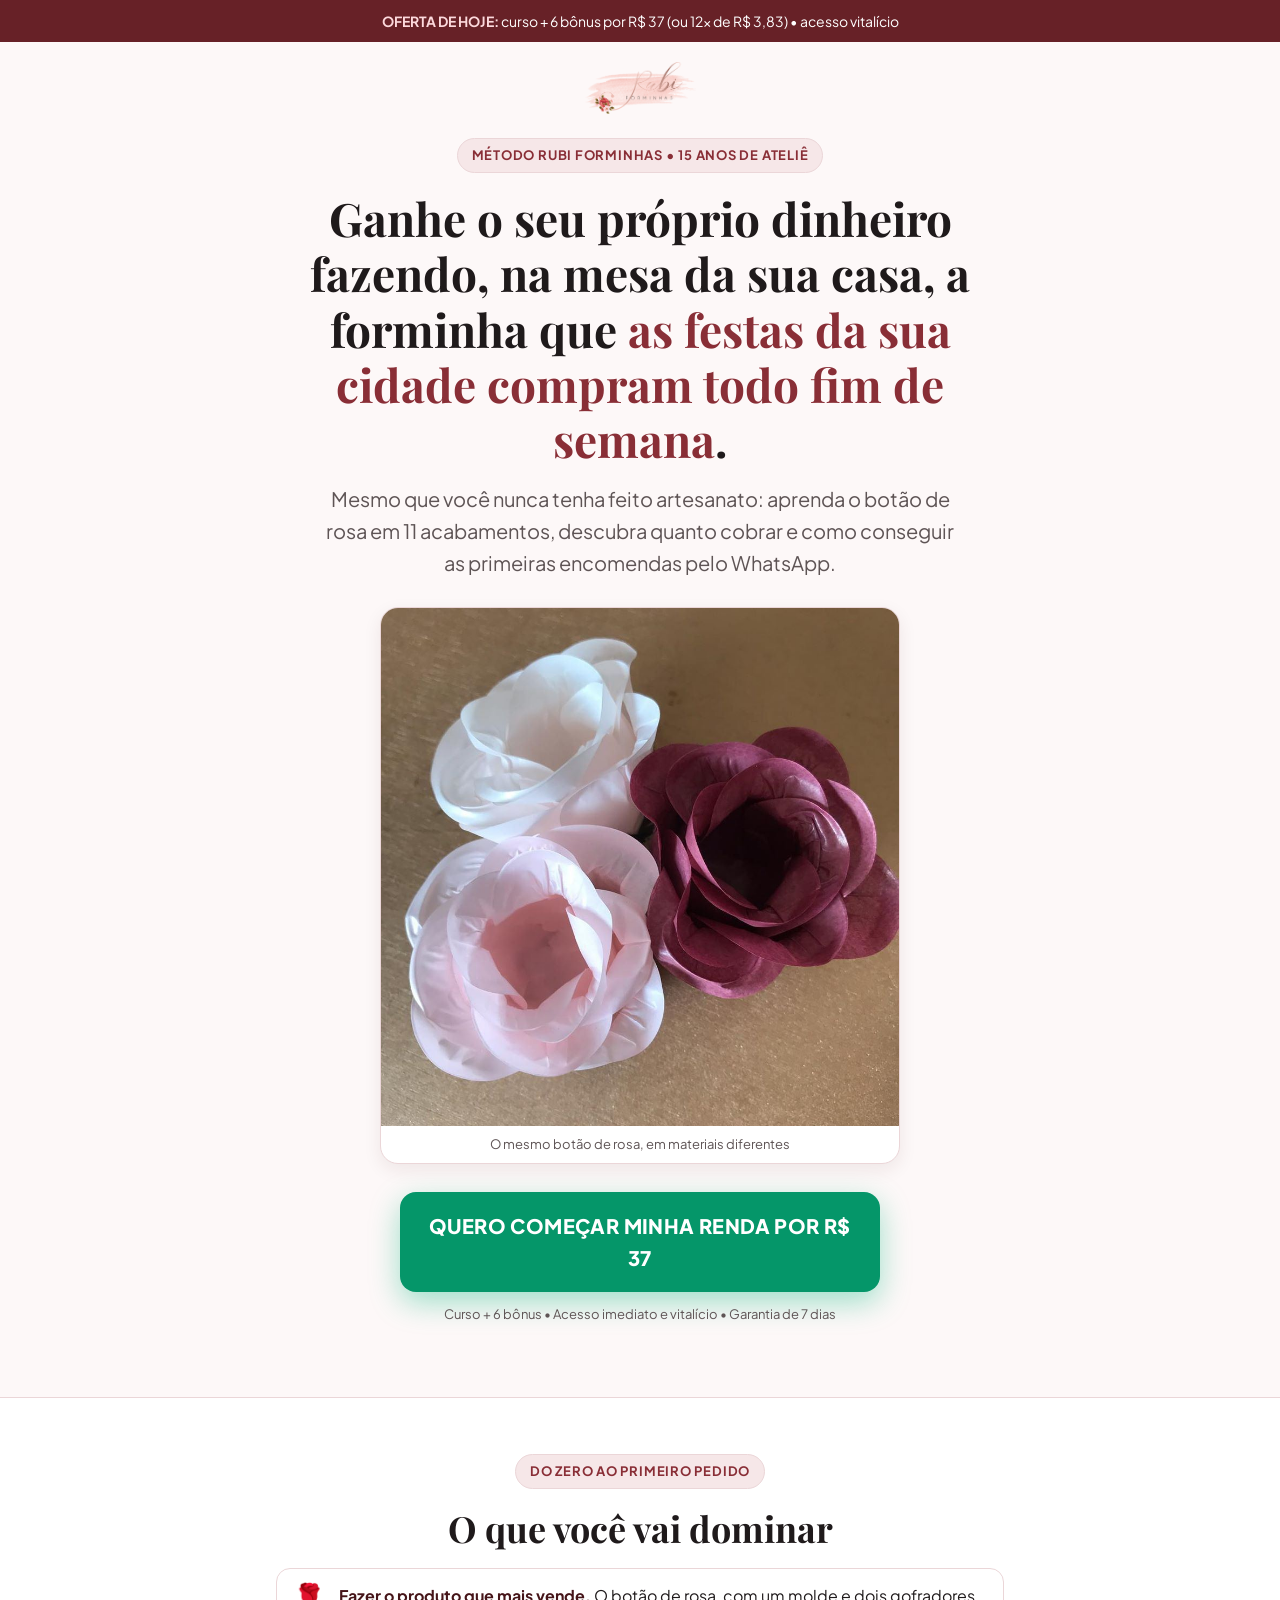
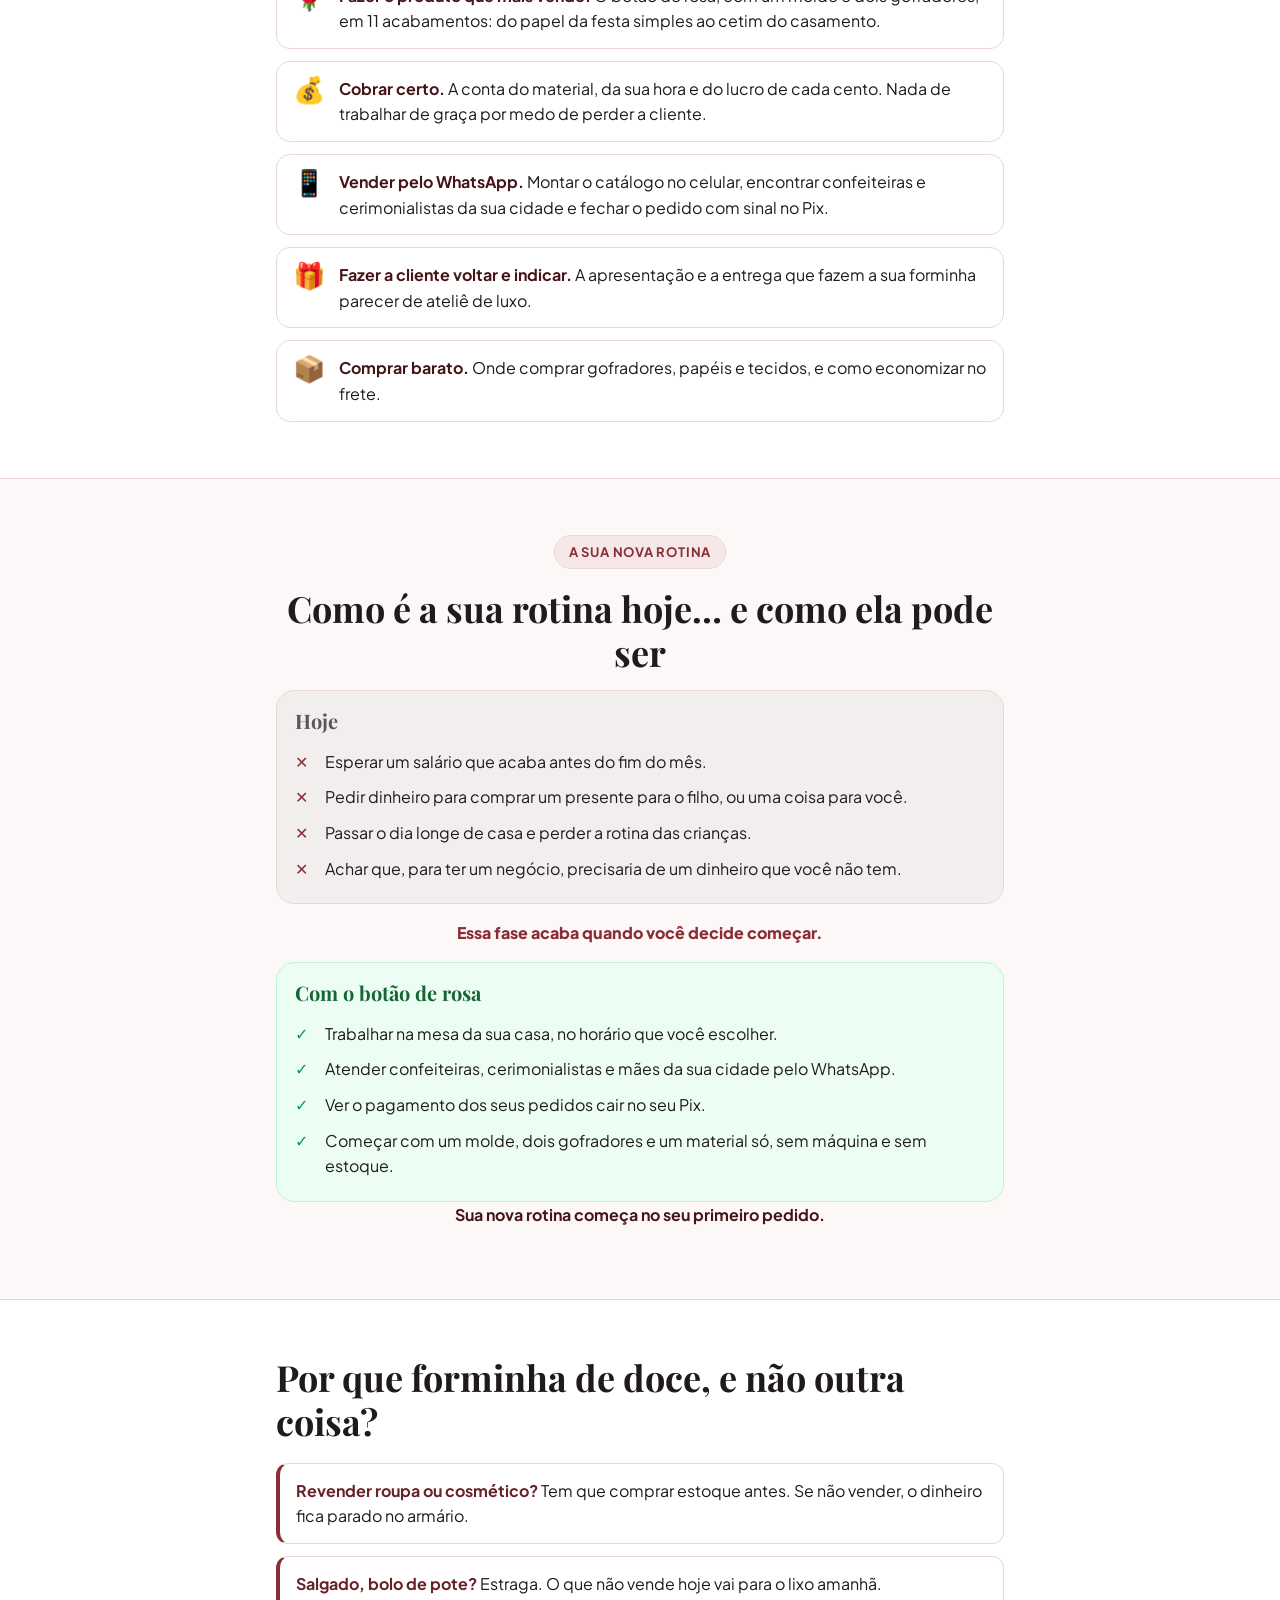
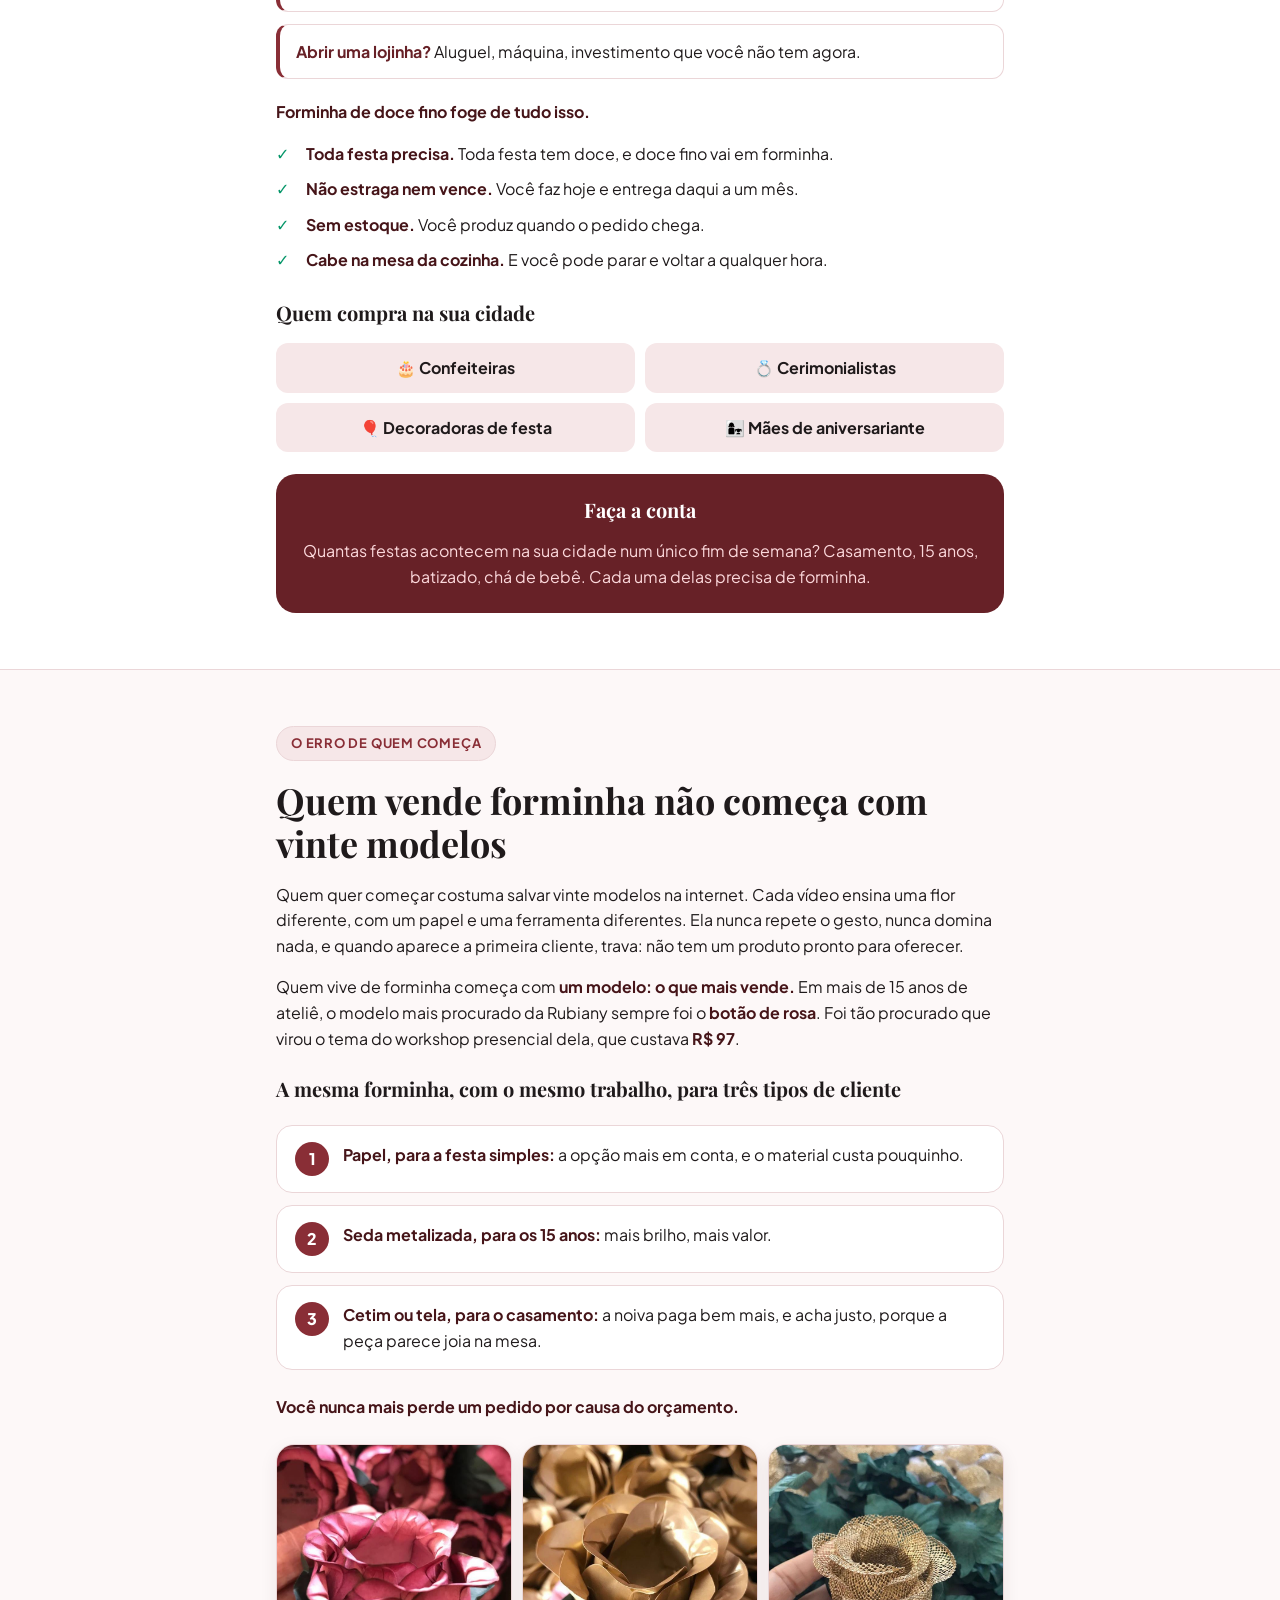
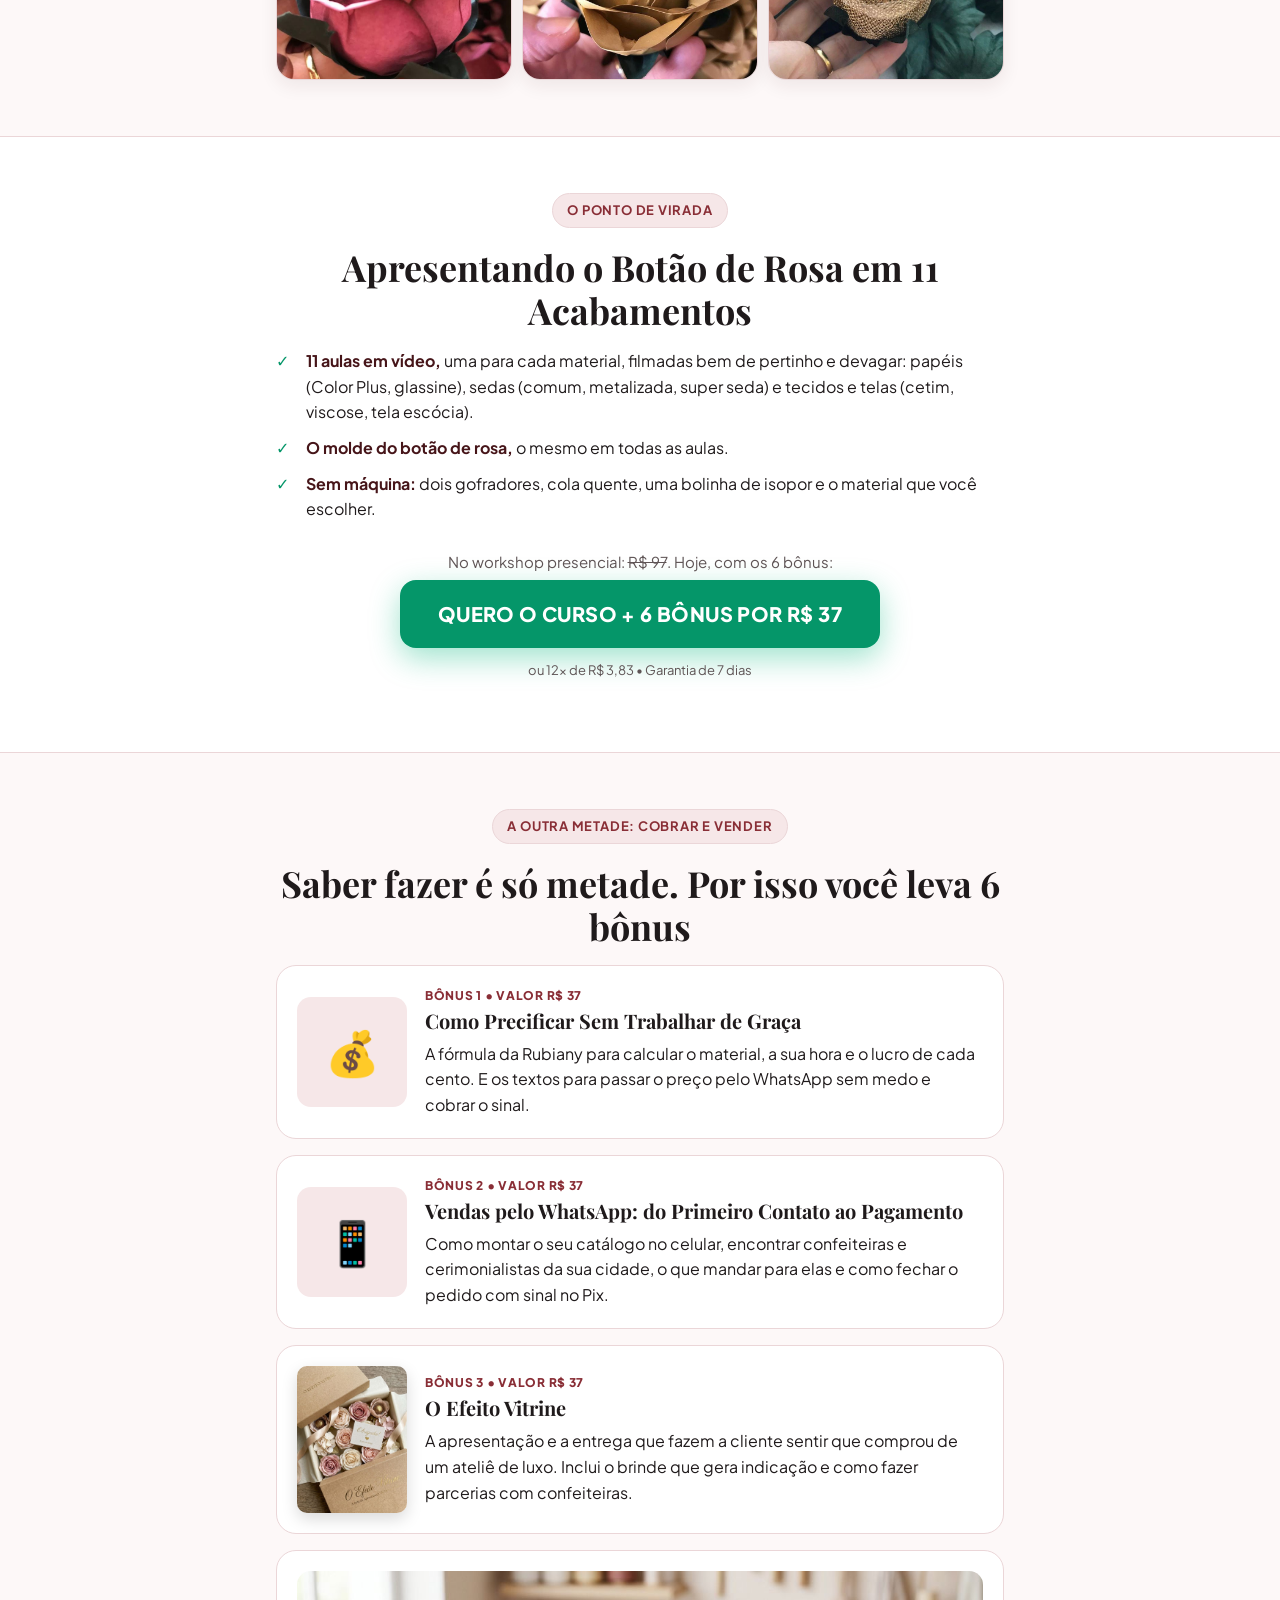
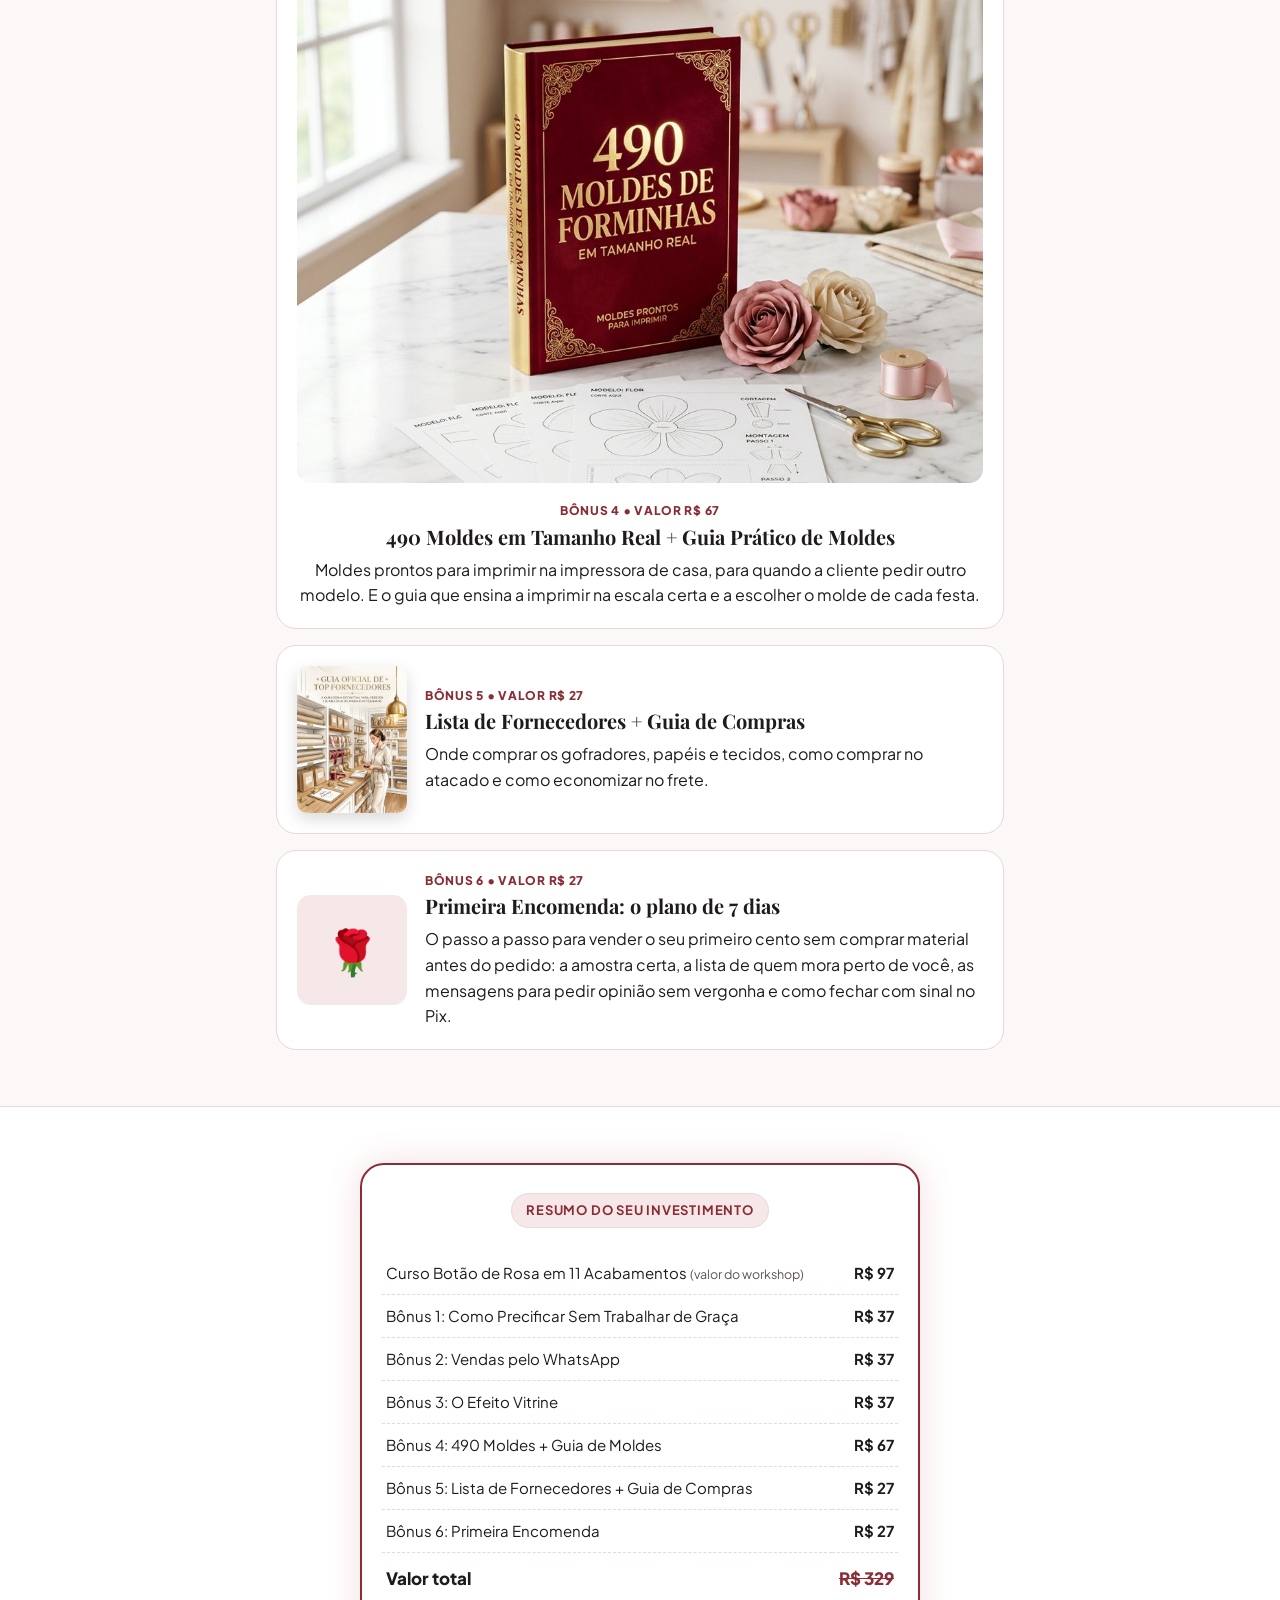
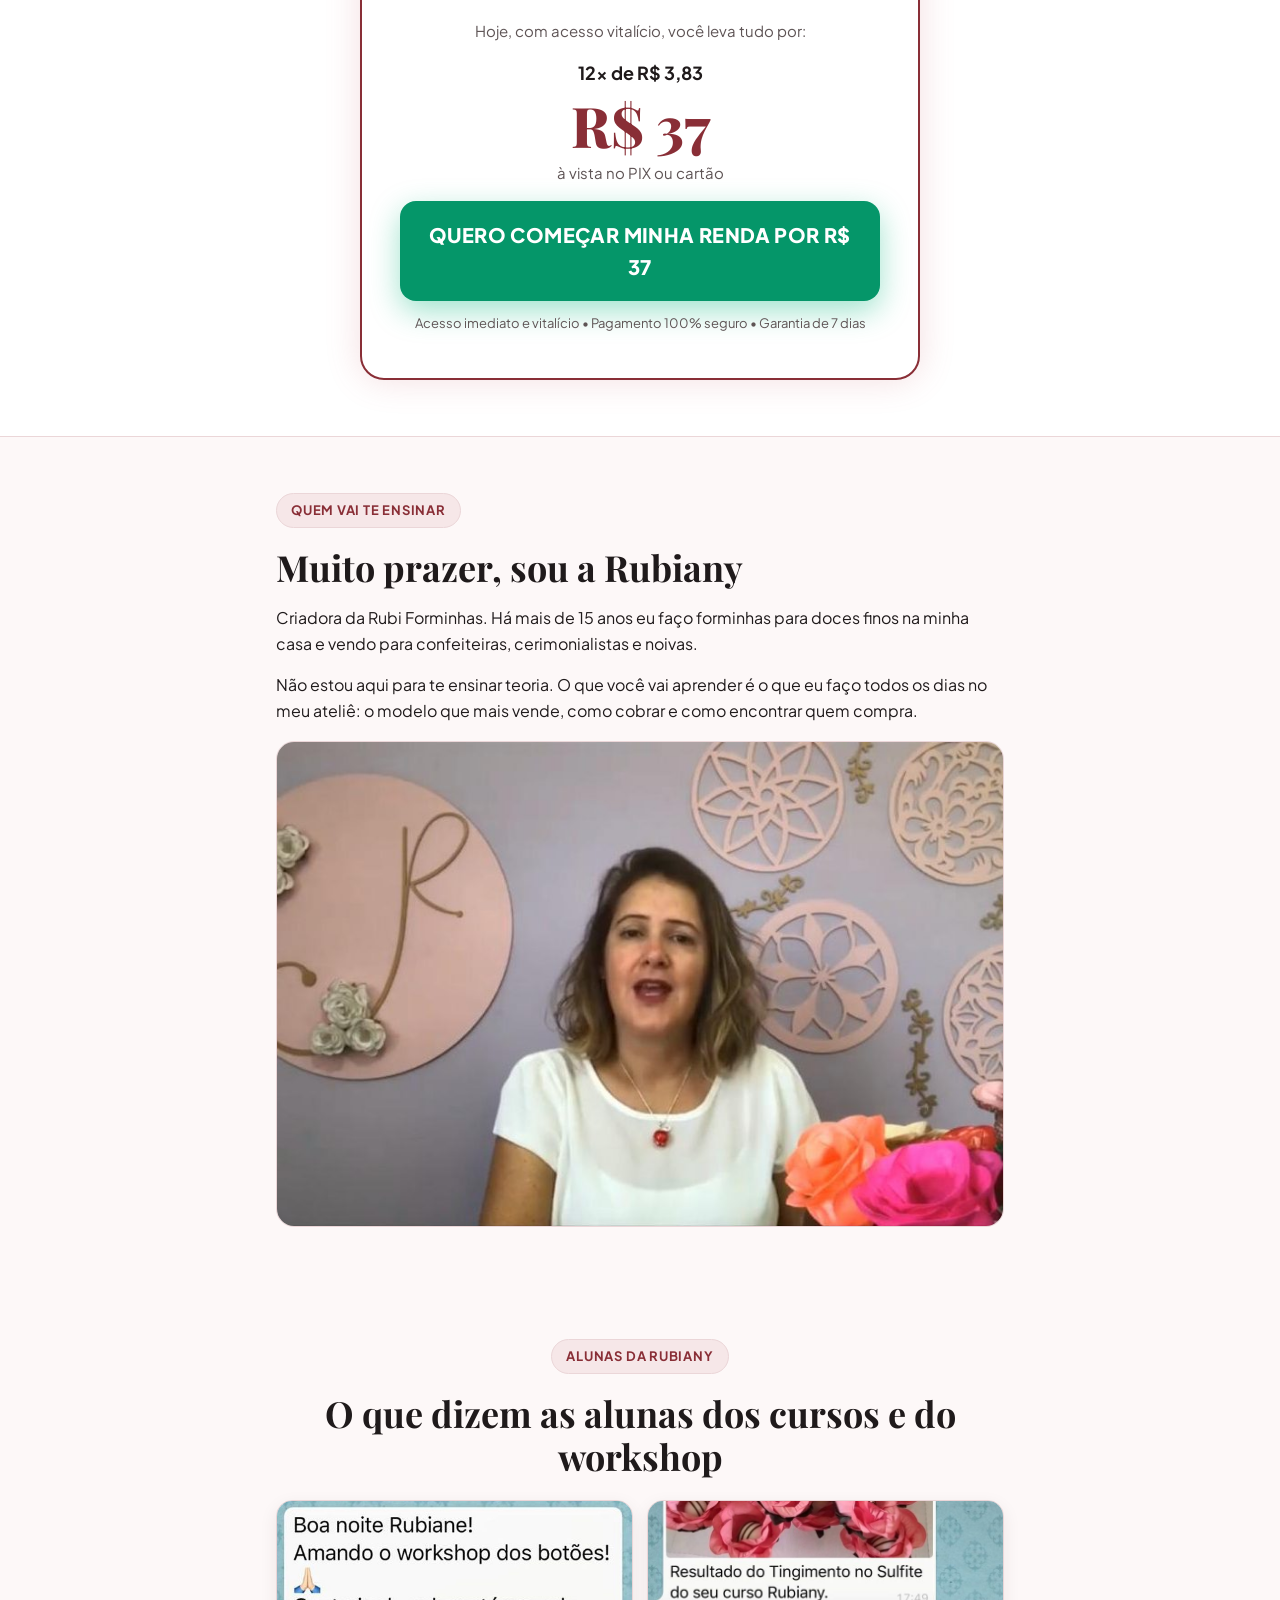
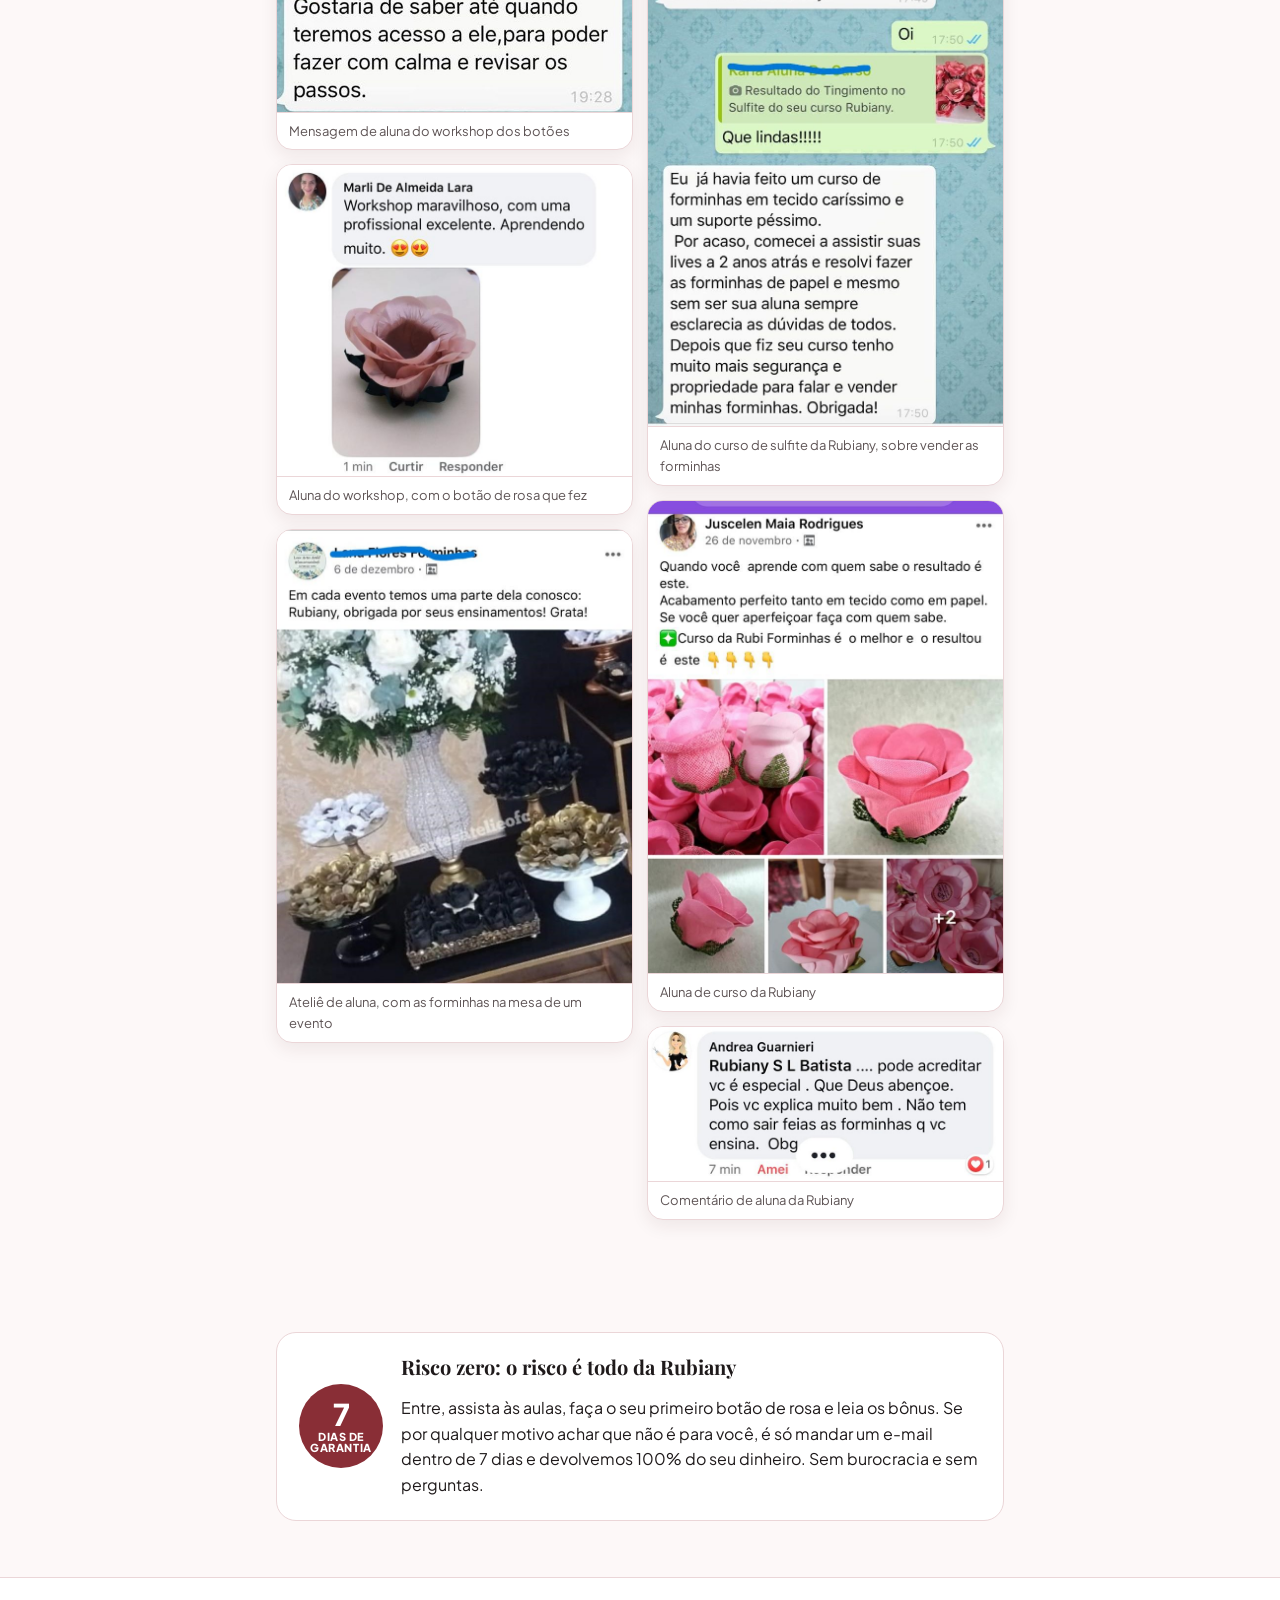
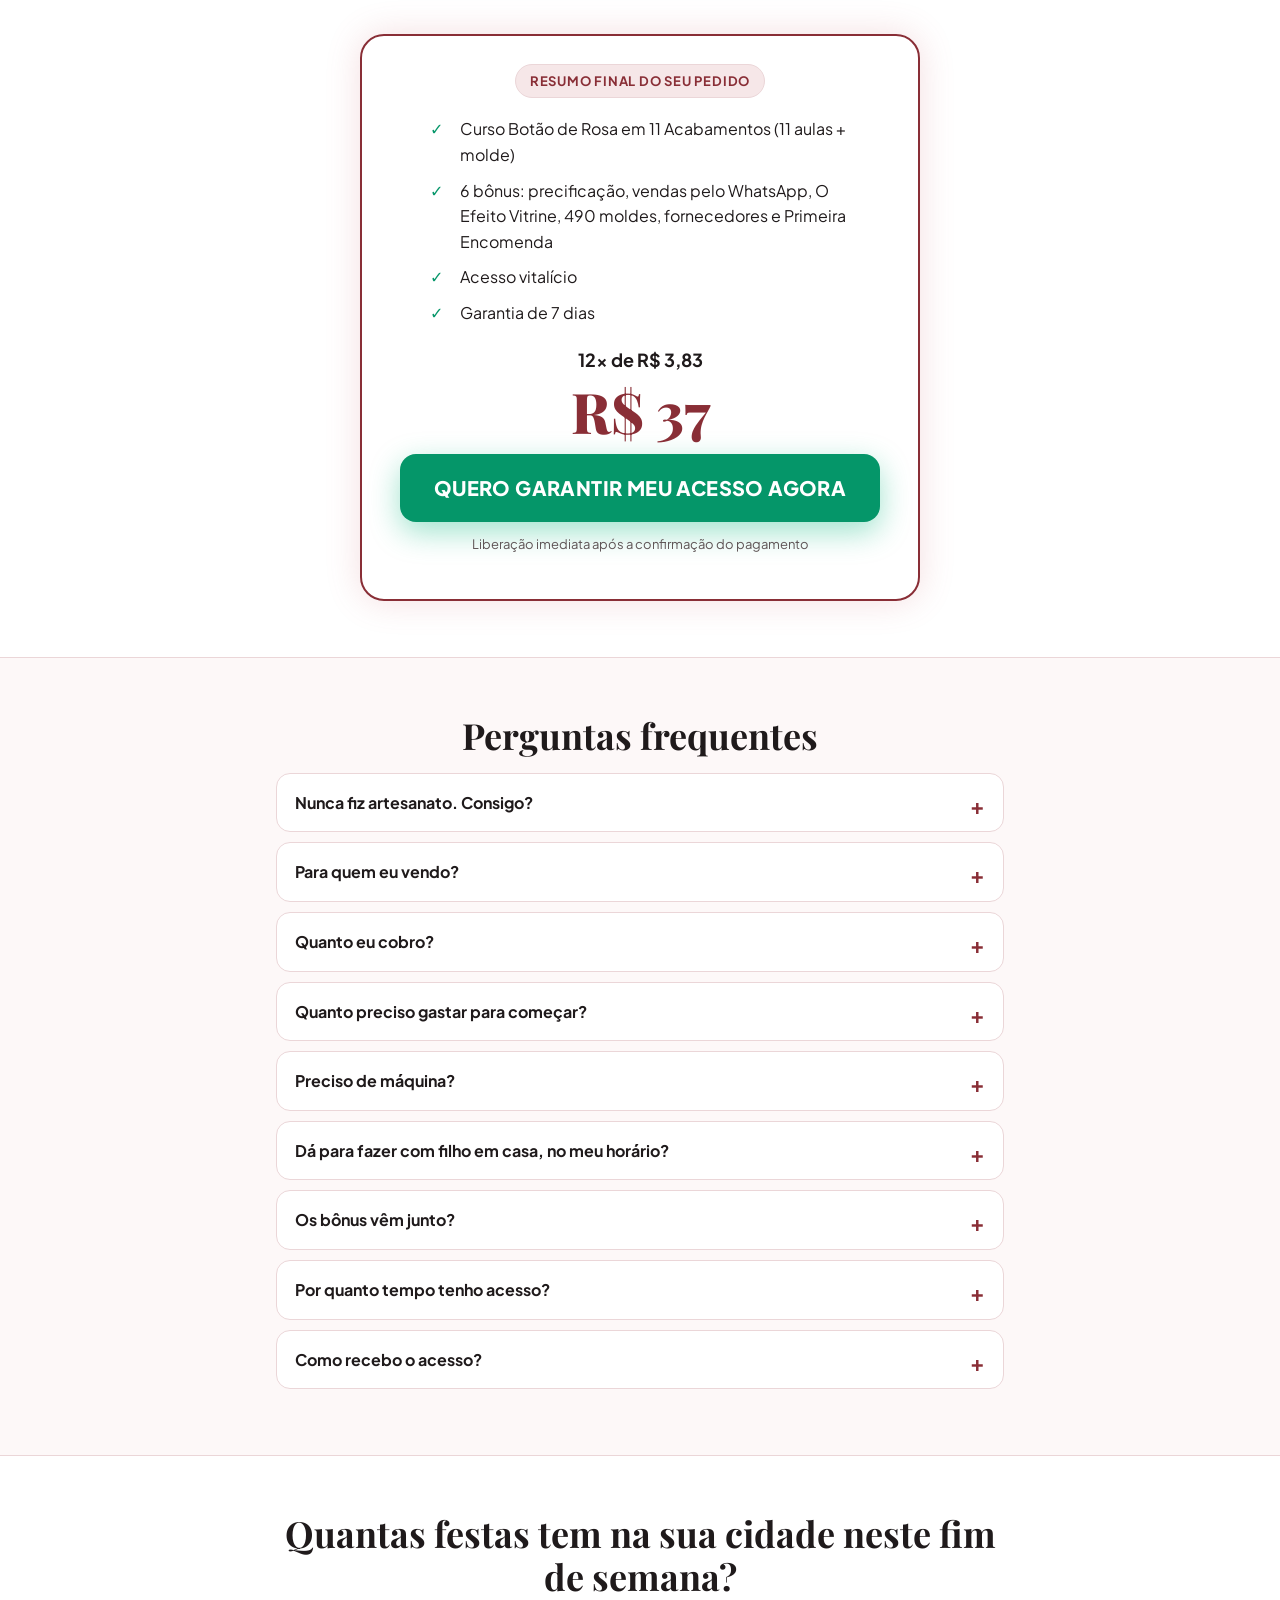
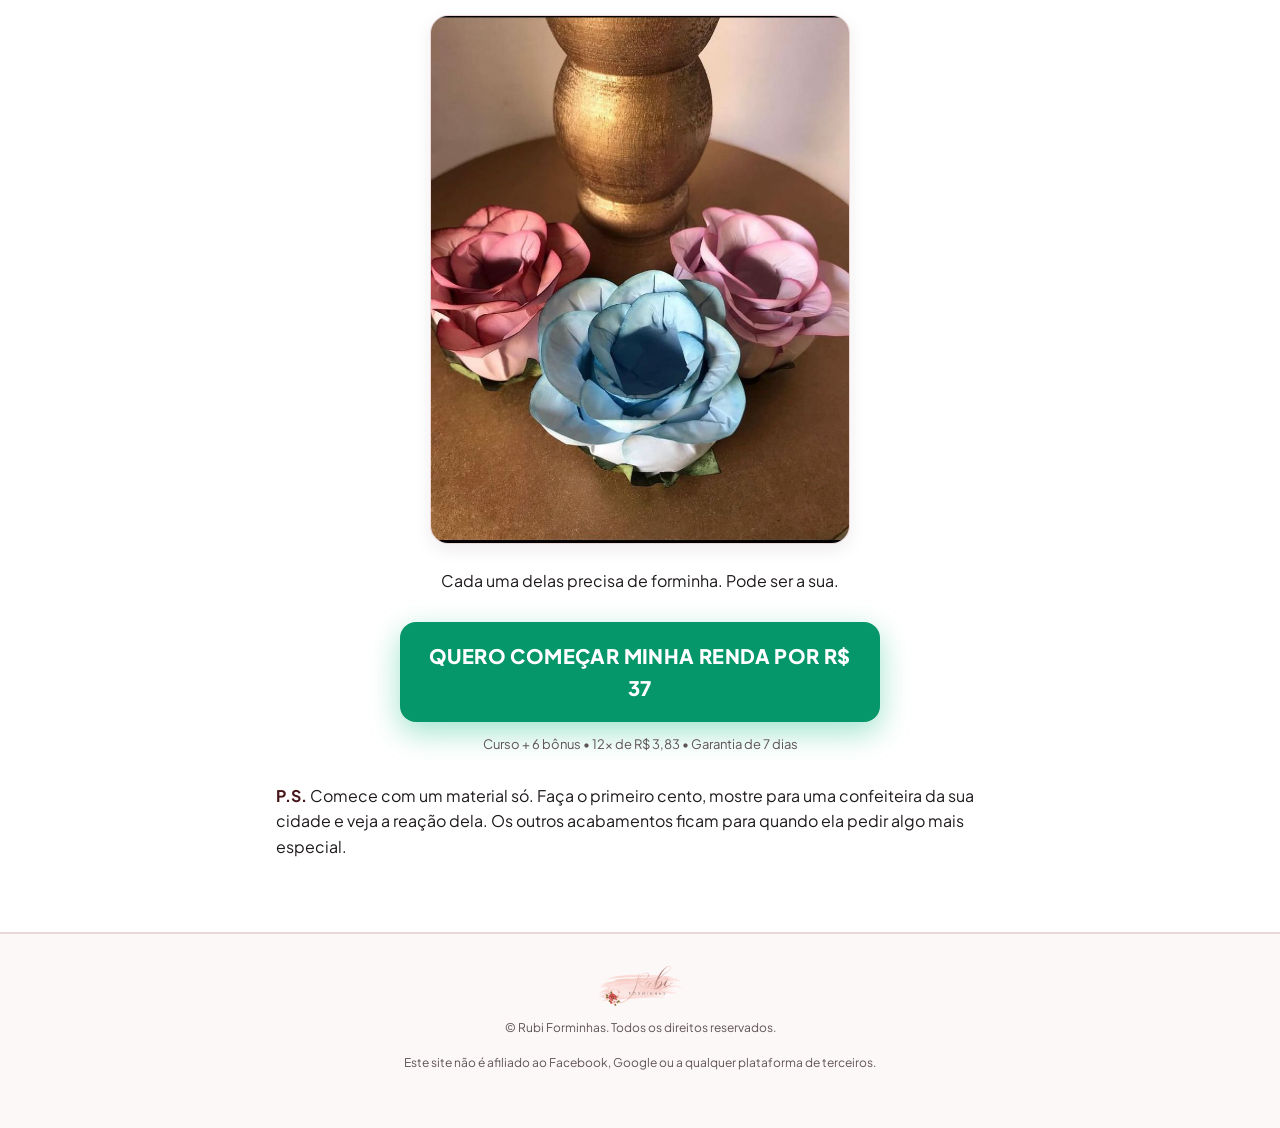
<file: index.html>
<!DOCTYPE html>
<html lang="pt-BR">
<head>
  <!-- Sentinel tracker -->
  <script>
  (function(s,e,n,t,i){s[n]=s[n]||function(){(s[n].q=s[n].q||[]).push(arguments)};
  var js=e.createElement('script');js.async=1;js.src=t+'?tid='+i;
  e.head.appendChild(js)})(window,document,'sentinel','https://track.habitovital.com.br/api/t/tracker.js','3b22eaad-58ce-4872-9c34-46f69441634f');
  </script>

  <meta charset="UTF-8">
  <meta name="viewport" content="width=device-width, initial-scale=1.0">
  <title>Renda em casa com forminhas | Rubi Forminhas</title>
  <meta name="description" content="Ganhe o seu próprio dinheiro fazendo, na mesa da sua casa, a forminha que as festas da sua cidade compram todo fim de semana. Curso Botão de Rosa em 11 Acabamentos + 6 bônus.">

  <link rel="preconnect" href="https://fonts.googleapis.com">
  <link rel="preconnect" href="https://fonts.gstatic.com" crossorigin>
  <link rel="stylesheet" href="https://fonts.googleapis.com/css2?family=Playfair+Display:wght@600;700;800&family=Plus+Jakarta+Sans:wght@400;500;600;700;800&display=swap">

  <style>
    :root {
      --rubi: #892E36;
      --rubi-dark: #672127;
      --rubi-deep: #461519;
      --rose: #C57E6D;
      --rose-soft: #F6E7E8;
      --cream: #FDF8F8;
      --ink: #1F1A1B;
      --muted: #5E5455;
      --line: #EBD6D8;
      --cta: #059669;
      --cta-hover: #10B981;
      --white: #FFFFFF;
    }
    * { box-sizing: border-box; }
    html { scroll-behavior: smooth; }
    body {
      margin: 0;
      font-family: 'Plus Jakarta Sans', system-ui, -apple-system, sans-serif;
      color: var(--ink);
      background: var(--cream);
      line-height: 1.6;
      -webkit-font-smoothing: antialiased;
    }
    img { max-width: 100%; display: block; }
    h1, h2, h3 { font-family: 'Playfair Display', Georgia, serif; line-height: 1.2; margin: 0 0 16px; color: var(--ink); }
    h1 { font-size: clamp(28px, 6vw, 46px); }
    h2 { font-size: clamp(24px, 4.6vw, 36px); }
    h3 { font-size: 20px; }
    p { margin: 0 0 16px; }
    strong { color: var(--rubi-deep); }
    .wrap { max-width: 760px; margin: 0 auto; padding: 0 16px; }
    .wrap-wide { max-width: 1040px; margin: 0 auto; padding: 0 16px; }
    section { padding: 56px 0; }
    .center { text-align: center; }
    .alt { background: var(--white); border-top: 1px solid var(--line); border-bottom: 1px solid var(--line); }
    .eyebrow {
      display: inline-block; font-size: 13px; font-weight: 700; letter-spacing: .06em; text-transform: uppercase;
      color: var(--rubi); background: var(--rose-soft); border: 1px solid var(--line);
      padding: 6px 14px; border-radius: 999px; margin-bottom: 18px;
    }
    .accent { color: var(--rubi); }
    .lead { font-size: clamp(17px, 2.6vw, 20px); color: var(--muted); }

    /* Barra do topo */
    .topbar { background: var(--rubi-dark); color: #fff; text-align: center; font-size: 14px; padding: 10px 16px; }
    .topbar b { color: #FCD9DC; }

    /* Cabeçalho */
    .brand { padding: 20px 0 0; text-align: center; }
    .brand img { height: 52px; width: auto; margin: 0 auto; }

    /* Hero */
    .hero { padding-top: 24px; text-align: center; }
    .hero .lead { max-width: 640px; margin: 0 auto 28px; }
    .vsl {
      max-width: 400px; margin: 0 auto 24px; aspect-ratio: 9 / 16; border-radius: 20px; overflow: hidden;
      background: var(--rubi-deep); color: #fff; display: flex; align-items: center; justify-content: center;
      box-shadow: 0 0 35px rgba(200, 88, 98, .25);
    }
    .vsl-placeholder { padding: 24px; font-size: 15px; opacity: .85; }

    /* Botão */
    .cta-box { max-width: 480px; margin: 28px auto 0; text-align: center; }
    .btn {
      display: block; width: 100%; background: var(--cta); color: #fff; text-decoration: none;
      font-weight: 800; font-size: clamp(16px, 3.6vw, 20px); text-transform: uppercase; letter-spacing: .02em;
      padding: 18px 20px; border-radius: 16px; box-shadow: 0 10px 30px rgba(16, 185, 129, .4);
      transition: background .2s ease, transform .2s ease; animation: pulse 2.2s infinite ease-in-out;
    }
    .btn:hover { background: var(--cta-hover); }
    @keyframes pulse { 0%,100% { transform: scale(1); } 50% { transform: scale(1.025); } }
    @media (prefers-reduced-motion: reduce) { .btn { animation: none; } }
    .microcopy { font-size: 13px; color: var(--muted); margin-top: 12px; }

    /* Fotos */
    .photo { border-radius: 18px; overflow: hidden; border: 1px solid var(--line); background: var(--white); box-shadow: 0 6px 18px rgba(70, 21, 25, .08); }
    .photo img { width: 100%; height: 100%; object-fit: cover; }
    figure { margin: 0; }
    figcaption { font-size: 13px; color: var(--muted); padding: 8px 10px; text-align: center; }
    .hero-photo { max-width: 520px; margin: 0 auto 28px; }
    .hero-photo img { aspect-ratio: 1 / 1; }

    .gallery { display: grid; grid-template-columns: repeat(3, 1fr); gap: 10px; margin-top: 24px; }
    .gallery .photo img { aspect-ratio: 1 / 1; }
    @media (max-width: 480px) { .gallery { gap: 8px; } }

    .duo { display: grid; grid-template-columns: 1fr 1fr; gap: 12px; margin-top: 20px; }
    .duo img { aspect-ratio: 1 / 1; }

    .wide-photo img { aspect-ratio: 16 / 9; }

    /* Blocos de materiais */
    .blocks { display: grid; gap: 14px; margin-top: 24px; }
    @media (min-width: 720px) { .blocks { grid-template-columns: repeat(3, 1fr); } }
    .block { background: var(--white); border: 1px solid var(--line); border-radius: 18px; padding: 20px; }
    .block h3 { color: var(--rubi); margin-bottom: 4px; }
    .block .sub { font-size: 14px; color: var(--muted); margin-bottom: 10px; }
    .block ul { margin: 0; padding-left: 18px; }
    .block li { margin-bottom: 4px; }

    /* Faixas de preço */
    .tiers { display: grid; gap: 12px; margin: 24px 0; }
    .tier { display: flex; gap: 14px; align-items: flex-start; background: var(--white); border: 1px solid var(--line); border-radius: 16px; padding: 16px 18px; }
    .tier .num { flex: 0 0 34px; height: 34px; border-radius: 50%; background: var(--rubi); color: #fff; font-weight: 800; display: flex; align-items: center; justify-content: center; }
    .tier p { margin: 0; }

    /* Listas */
    .checklist { list-style: none; padding: 0; margin: 0 0 16px; }
    .checklist li { position: relative; padding-left: 30px; margin-bottom: 10px; }
    .checklist li::before { content: "✓"; position: absolute; left: 0; top: 0; color: var(--cta); font-weight: 800; }
    .xlist li::before { content: "✕"; color: var(--rubi); }

    .materials { background: var(--white); border: 1px solid var(--line); border-radius: 18px; padding: 22px; }
    .tip { background: var(--rose-soft); border-left: 4px solid var(--rubi); border-radius: 10px; padding: 14px 16px; margin-top: 18px; }

    /* Oferta */
    .offer { background: var(--white); border: 2px solid var(--rubi); border-radius: 24px; padding: 28px 20px; max-width: 560px; margin: 0 auto; text-align: center; box-shadow: 0 0 35px rgba(200, 88, 98, .2); }
    .offer ul { text-align: left; margin: 0 auto 20px; max-width: 420px; }
    .anchor { color: var(--muted); font-size: 15px; }
    .price-big { font-family: 'Playfair Display', Georgia, serif; font-size: clamp(40px, 9vw, 56px); font-weight: 800; color: var(--rubi); line-height: 1.1; margin: 6px 0; }
    .price-alt { font-size: 18px; font-weight: 700; margin-bottom: 4px; }

    /* Bônus */
    .bonus { display: flex; gap: 18px; align-items: center; background: var(--white); border: 1px solid var(--line); border-radius: 20px; padding: 20px; margin-top: 16px; }
    .bonus img { flex: 0 0 110px; width: 110px; height: auto; border-radius: 10px; }
    .bonus-icon { flex: 0 0 110px; height: 110px; border-radius: 14px; background: var(--rose-soft); display: flex; align-items: center; justify-content: center; font-size: 44px; }
    .bonus-wide { flex-direction: column; align-items: stretch; text-align: center; }
    .bonus-wide img { flex: none; width: 100%; border-radius: 14px; }
    .bonus h3 { margin-bottom: 8px; }
    .bonus p { margin: 0; }
    .bonus .bonus-tag { font-size: 12px; font-weight: 800; text-transform: uppercase; letter-spacing: .06em; color: var(--rubi); margin-bottom: 4px; }
    @media (max-width: 480px) { .bonus { flex-direction: column; text-align: center; } .bonus-wide img { width: 100%; } .bonus-icon { flex-basis: auto; width: 90px; height: 90px; } }

    /* Garantia */
    .guarantee { display: flex; gap: 18px; align-items: center; background: var(--white); border: 1px solid var(--line); border-radius: 20px; padding: 22px; }
    .seal { flex: 0 0 84px; height: 84px; border-radius: 50%; background: var(--rubi); color: #fff; display: flex; flex-direction: column; align-items: center; justify-content: center; font-weight: 800; line-height: 1.05; text-align: center; }
    .seal span { font-size: 30px; }
    .seal small { font-size: 11px; text-transform: uppercase; letter-spacing: .05em; }
    @media (max-width: 480px) { .guarantee { flex-direction: column; text-align: center; } }

    /* FAQ */
    details { background: var(--white); border: 1px solid var(--line); border-radius: 14px; padding: 16px 18px; margin-bottom: 10px; }
    summary { font-weight: 700; cursor: pointer; list-style: none; position: relative; padding-right: 28px; }
    summary::-webkit-details-marker { display: none; }
    summary::after { content: "+"; position: absolute; right: 0; top: -2px; font-size: 22px; color: var(--rubi); }
    details[open] summary::after { content: "–"; }
    details p { margin: 12px 0 0; color: var(--muted); }

    footer { text-align: center; font-size: 12px; color: var(--muted); padding: 32px 16px 40px; border-top: 1px solid var(--line); }
    footer img { height: 40px; width: auto; margin: 0 auto 12px; }

    /* FPDMB02 */
    .pain { display: grid; gap: 12px; margin: 20px 0; }
    .pain div { background: var(--white); border: 1px solid var(--line); border-left: 4px solid var(--rubi); border-radius: 12px; padding: 14px 16px; }
    .pain b { color: var(--rubi-dark); }
    .buyers { display: grid; grid-template-columns: 1fr 1fr; gap: 10px; margin: 18px 0; }
    .buyers div { background: var(--rose-soft); border-radius: 12px; padding: 12px; text-align: center; font-weight: 700; }
    .math { background: var(--rubi-dark); color: #fff; border-radius: 20px; padding: 24px 20px; text-align: center; margin-top: 22px; }
    .math h3 { color: #fff; }
    .math p { margin: 0; color: #FCD9DC; }
    .proofs { columns: 1; column-gap: 14px; margin-top: 22px; }
    @media (min-width: 640px) { .proofs { columns: 2; } }
    .proof { break-inside: avoid; background: var(--white); border: 1px solid var(--line); border-radius: 16px; overflow: hidden; margin: 0 0 14px; box-shadow: 0 6px 18px rgba(70,21,25,.08); }
    .proof img { width: 100%; height: auto; }
    .proof figcaption { font-size: 13px; color: var(--muted); padding: 8px 12px; text-align: left; border-top: 1px solid var(--line); }
    .teacher-photo { border-radius: 18px; overflow: hidden; border: 1px solid var(--line); margin: 18px 0 0; }
    .teacher-photo img { width: 100%; height: auto; }
    /* FPDMB02 v2 */
    .master { display: grid; gap: 12px; margin-top: 18px; }
    .master div { display: flex; gap: 14px; align-items: flex-start; background: var(--white); border: 1px solid var(--line); border-radius: 14px; padding: 14px 16px; }
    .master span { font-size: 26px; line-height: 1; }
    .master p { margin: 0; }
    .before, .after { border-radius: 18px; padding: 18px 18px 6px; margin-top: 16px; }
    .before { background: #F3EEEE; border: 1px solid var(--line); }
    .after { background: #ECFDF3; border: 1px solid #BBF7D0; }
    .before h3 { color: var(--muted); }
    .after h3 { color: #166534; }
    .turn { font-weight: 800; color: var(--rubi); margin: 16px 0 0; }
    .bonus-cover { flex: 0 0 96px; width: 96px; height: auto; border-radius: 8px; box-shadow: 0 6px 16px rgba(0,0,0,.15); }
    @media (max-width: 480px) { .bonus-cover { width: 120px; flex-basis: auto; } }
    .stack { width: 100%; border-collapse: collapse; margin: 6px 0 18px; text-align: left; font-size: 15px; }
    .stack td { padding: 9px 4px; border-bottom: 1px dashed var(--line); vertical-align: top; }
    .stack td:last-child { text-align: right; white-space: nowrap; font-weight: 700; }
    .stack small { color: var(--muted); }
    .stack .total td { border-bottom: 0; font-weight: 800; font-size: 17px; padding-top: 12px; }
    .stack .total s { color: var(--rubi); }
  </style>
</head>
<body>


  <div class="topbar"><b>OFERTA DE HOJE:</b> curso + 6 bônus por R$ 37 (ou 12x de R$ 3,83) • acesso vitalício</div>

  <header class="brand">
    <img src="images/logo-rubi.png" alt="Rubi Forminhas" width="160" height="70" onerror="this.style.display='none'">
  </header>

  <!-- DOBRA 1: HERO -->
  <section class="hero">
    <div class="wrap">
      <span class="eyebrow">Método Rubi Forminhas • 15 anos de ateliê</span>
      <h1>Ganhe o seu próprio dinheiro fazendo, na mesa da sua casa, a forminha que <span class="accent">as festas da sua cidade compram todo fim de semana</span>.</h1>
      <p class="lead">Mesmo que você nunca tenha feito artesanato: aprenda o botão de rosa em 11 acabamentos, descubra quanto cobrar e como conseguir as primeiras encomendas pelo WhatsApp.</p>

      <!-- VSL: troque esta imagem pelo player da mini-VSL de renda em casa quando ela estiver pronta.
           Exemplo: <div data-vsl-player data-vsl="ID-DO-VIDEO"></div>
                    <script src="https://dashboard.casadocimento.net.br/vsl-player.js" async></script> -->
      <figure class="photo hero-photo">
        <img src="images/hero-tres-materiais.jpg" alt="Três botões de rosa feitos pela Rubiany, em branco, rosa e vinho" width="960" height="960" fetchpriority="high" decoding="async">
        <figcaption>O mesmo botão de rosa, em materiais diferentes</figcaption>
      </figure>

      <div class="cta-box">
        <a class="btn" href="https://checkout.payt.com.br/1551a8d896cd00caab44939abb00273b">Quero começar minha renda por R$ 37</a>
        <p class="microcopy">Curso + 6 bônus • Acesso imediato e vitalício • Garantia de 7 dias</p>
      </div>
    </div>
  </section>

  <!-- DOBRA 2: O QUE VOCÊ VAI DOMINAR -->
  <section class="alt">
    <div class="wrap">
      <div class="center">
        <span class="eyebrow">Do zero ao primeiro pedido</span>
        <h2>O que você vai dominar</h2>
      </div>
      <div class="master">
        <div><span>🌹</span><p><strong>Fazer o produto que mais vende.</strong> O botão de rosa, com um molde e dois gofradores, em 11 acabamentos: do papel da festa simples ao cetim do casamento.</p></div>
        <div><span>💰</span><p><strong>Cobrar certo.</strong> A conta do material, da sua hora e do lucro de cada cento. Nada de trabalhar de graça por medo de perder a cliente.</p></div>
        <div><span>📱</span><p><strong>Vender pelo WhatsApp.</strong> Montar o catálogo no celular, encontrar confeiteiras e cerimonialistas da sua cidade e fechar o pedido com sinal no Pix.</p></div>
        <div><span>🎁</span><p><strong>Fazer a cliente voltar e indicar.</strong> A apresentação e a entrega que fazem a sua forminha parecer de ateliê de luxo.</p></div>
        <div><span>📦</span><p><strong>Comprar barato.</strong> Onde comprar gofradores, papéis e tecidos, e como economizar no frete.</p></div>
      </div>
    </div>
  </section>

  <!-- DOBRA 3: ANTES E DEPOIS -->
  <section>
    <div class="wrap">
      <div class="center">
        <span class="eyebrow">A sua nova rotina</span>
        <h2>Como é a sua rotina hoje… e como ela pode ser</h2>
      </div>
      <div class="before">
        <h3>Hoje</h3>
        <ul class="checklist xlist">
          <li>Esperar um salário que acaba antes do fim do mês.</li>
          <li>Pedir dinheiro para comprar um presente para o filho, ou uma coisa para você.</li>
          <li>Passar o dia longe de casa e perder a rotina das crianças.</li>
          <li>Achar que, para ter um negócio, precisaria de um dinheiro que você não tem.</li>
        </ul>
      </div>
      <p class="center turn">Essa fase acaba quando você decide começar.</p>
      <div class="after">
        <h3>Com o botão de rosa</h3>
        <ul class="checklist">
          <li>Trabalhar na mesa da sua casa, no horário que você escolher.</li>
          <li>Atender confeiteiras, cerimonialistas e mães da sua cidade pelo WhatsApp.</li>
          <li>Ver o pagamento dos seus pedidos cair no seu Pix.</li>
          <li>Começar com um molde, dois gofradores e um material só, sem máquina e sem estoque.</li>
        </ul>
      </div>
      <p class="center"><strong>Sua nova rotina começa no seu primeiro pedido.</strong></p>
    </div>
  </section>

  <!-- DOBRA 4: POR QUE FORMINHA -->
  <section class="alt">
    <div class="wrap">
      <h2>Por que forminha de doce, e não outra coisa?</h2>
      <div class="pain">
        <div><b>Revender roupa ou cosmético?</b> Tem que comprar estoque antes. Se não vender, o dinheiro fica parado no armário.</div>
        <div><b>Salgado, bolo de pote?</b> Estraga. O que não vende hoje vai para o lixo amanhã.</div>
        <div><b>Abrir uma lojinha?</b> Aluguel, máquina, investimento que você não tem agora.</div>
      </div>
      <p><strong>Forminha de doce fino foge de tudo isso.</strong></p>
      <ul class="checklist">
        <li><strong>Toda festa precisa.</strong> Toda festa tem doce, e doce fino vai em forminha.</li>
        <li><strong>Não estraga nem vence.</strong> Você faz hoje e entrega daqui a um mês.</li>
        <li><strong>Sem estoque.</strong> Você produz quando o pedido chega.</li>
        <li><strong>Cabe na mesa da cozinha.</strong> E você pode parar e voltar a qualquer hora.</li>
      </ul>
      <h3 style="margin-top:28px">Quem compra na sua cidade</h3>
      <div class="buyers">
        <div>🎂 Confeiteiras</div>
        <div>💍 Cerimonialistas</div>
        <div>🎈 Decoradoras de festa</div>
        <div>👩‍👧 Mães de aniversariante</div>
      </div>
      <div class="math">
        <h3>Faça a conta</h3>
        <p>Quantas festas acontecem na sua cidade num único fim de semana? Casamento, 15 anos, batizado, chá de bebê. Cada uma delas precisa de forminha.</p>
      </div>
    </div>
  </section>

  <!-- DOBRA 5: O ERRO E O MODELO CERTO -->
  <section>
    <div class="wrap">
      <span class="eyebrow">O erro de quem começa</span>
      <h2>Quem vende forminha não começa com vinte modelos</h2>
      <p>Quem quer começar costuma salvar vinte modelos na internet. Cada vídeo ensina uma flor diferente, com um papel e uma ferramenta diferentes. Ela nunca repete o gesto, nunca domina nada, e quando aparece a primeira cliente, trava: não tem um produto pronto para oferecer.</p>
      <p>Quem vive de forminha começa com <strong>um modelo: o que mais vende.</strong> Em mais de 15 anos de ateliê, o modelo mais procurado da Rubiany sempre foi o <strong>botão de rosa</strong>. Foi tão procurado que virou o tema do workshop presencial dela, que custava <strong>R$ 97</strong>.</p>
      <h3 style="margin-top:26px">A mesma forminha, com o mesmo trabalho, para três tipos de cliente</h3>
      <!-- Quando a Rubi passar os números, acrescente aqui o custo do material e o preço do cento de cada faixa, como exemplo. -->
      <div class="tiers">
        <div class="tier"><div class="num">1</div><p><strong>Papel, para a festa simples:</strong> a opção mais em conta, e o material custa pouquinho.</p></div>
        <div class="tier"><div class="num">2</div><p><strong>Seda metalizada, para os 15 anos:</strong> mais brilho, mais valor.</p></div>
        <div class="tier"><div class="num">3</div><p><strong>Cetim ou tela, para o casamento:</strong> a noiva paga bem mais, e acha justo, porque a peça parece joia na mesa.</p></div>
      </div>
      <p><strong>Você nunca mais perde um pedido por causa do orçamento.</strong></p>
      <div class="gallery">
        <figure class="photo"><img src="images/g1.jpg" alt="Botão de rosa rosa com sépala verde" loading="lazy" decoding="async" width="768" height="960"></figure>
        <figure class="photo"><img src="images/g8.jpg" alt="Botão de rosa dourado" loading="lazy" decoding="async" width="827" height="812"></figure>
        <figure class="photo"><img src="images/g5.jpg" alt="Botão de rosa em tela dourada" loading="lazy" decoding="async" width="828" height="841"></figure>
      </div>
    </div>
  </section>

  <!-- DOBRA 6: APRESENTANDO O CURSO + PRIMEIRA OFERTA -->
  <section class="alt">
    <div class="wrap">
      <div class="center">
        <span class="eyebrow">O ponto de virada</span>
        <h2>Apresentando o Botão de Rosa em 11 Acabamentos</h2>
      </div>
      <ul class="checklist">
        <li><strong>11 aulas em vídeo,</strong> uma para cada material, filmadas bem de pertinho e devagar: papéis (Color Plus, glassine), sedas (comum, metalizada, super seda) e tecidos e telas (cetim, viscose, tela escócia).</li>
        <li><strong>O molde do botão de rosa,</strong> o mesmo em todas as aulas.</li>
        <li><strong>Sem máquina:</strong> dois gofradores, cola quente, uma bolinha de isopor e o material que você escolher.</li>
      </ul>
      <div class="cta-box">
        <p class="anchor" style="margin-bottom:6px">No workshop presencial: <s>R$ 97</s>. Hoje, com os 6 bônus:</p>
        <a class="btn" href="https://checkout.payt.com.br/1551a8d896cd00caab44939abb00273b">Quero o curso + 6 bônus por R$ 37</a>
        <p class="microcopy">ou 12x de R$ 3,83 • Garantia de 7 dias</p>
      </div>
    </div>
  </section>

  <!-- DOBRA 7: BÔNUS -->
  <section>
    <div class="wrap">
      <div class="center">
        <span class="eyebrow">A outra metade: cobrar e vender</span>
        <h2>Saber fazer é só metade. Por isso você leva 6 bônus</h2>
      </div>
      <div class="bonus">
        <div class="bonus-icon" aria-hidden="true">💰</div>
        <div>
          <p class="bonus-tag">Bônus 1 • valor R$ 37</p>
          <h3>Como Precificar Sem Trabalhar de Graça</h3>
          <p>A fórmula da Rubiany para calcular o material, a sua hora e o lucro de cada cento. E os textos para passar o preço pelo WhatsApp sem medo e cobrar o sinal.</p>
        </div>
      </div>
      <div class="bonus">
        <div class="bonus-icon" aria-hidden="true">📱</div>
        <div>
          <p class="bonus-tag">Bônus 2 • valor R$ 37</p>
          <h3>Vendas pelo WhatsApp: do Primeiro Contato ao Pagamento</h3>
          <p>Como montar o seu catálogo no celular, encontrar confeiteiras e cerimonialistas da sua cidade, o que mandar para elas e como fechar o pedido com sinal no Pix.</p>
        </div>
      </div>
      <div class="bonus">
        <img class="bonus-cover" src="images/bonus-vitrine.jpg" alt="Capa do e-book O Efeito Vitrine" width="597" height="800" loading="lazy" decoding="async">
        <div>
          <p class="bonus-tag">Bônus 3 • valor R$ 37</p>
          <h3>O Efeito Vitrine</h3>
          <p>A apresentação e a entrega que fazem a cliente sentir que comprou de um ateliê de luxo. Inclui o brinde que gera indicação e como fazer parcerias com confeiteiras.</p>
        </div>
      </div>
      <div class="bonus bonus-wide">
        <img src="images/bonus-moldes.jpg" alt="Livro 490 Moldes de Forminhas em Tamanho Real ao lado de moldes impressos e botões de rosa" width="1000" height="747" loading="lazy" decoding="async">
        <div>
          <p class="bonus-tag">Bônus 4 • valor R$ 67</p>
          <h3>490 Moldes em Tamanho Real + Guia Prático de Moldes</h3>
          <p>Moldes prontos para imprimir na impressora de casa, para quando a cliente pedir outro modelo. E o guia que ensina a imprimir na escala certa e a escolher o molde de cada festa.</p>
        </div>
      </div>
      <div class="bonus">
        <img class="bonus-cover" src="images/bonus-fornecedores.jpg" alt="Capa do Guia Oficial de Top Fornecedores" width="597" height="800" loading="lazy" decoding="async">
        <div>
          <p class="bonus-tag">Bônus 5 • valor R$ 27</p>
          <h3>Lista de Fornecedores + Guia de Compras</h3>
          <p>Onde comprar os gofradores, papéis e tecidos, como comprar no atacado e como economizar no frete.</p>
        </div>
      </div>
      <div class="bonus">
        <div class="bonus-icon" aria-hidden="true">🌹</div>
        <div>
          <p class="bonus-tag">Bônus 6 • valor R$ 27</p>
          <h3>Primeira Encomenda: o plano de 7 dias</h3>
          <p>O passo a passo para vender o seu primeiro cento sem comprar material antes do pedido: a amostra certa, a lista de quem mora perto de você, as mensagens para pedir opinião sem vergonha e como fechar com sinal no Pix.</p>
        </div>
      </div>
    </div>
  </section>

  <!-- DOBRA 8: RESUMO DO INVESTIMENTO -->
  <section class="alt">
    <div class="wrap">
      <div class="offer">
        <span class="eyebrow">Resumo do seu investimento</span>
        <table class="stack">
          <tr><td>Curso Botão de Rosa em 11 Acabamentos <small>(valor do workshop)</small></td><td>R$ 97</td></tr>
          <tr><td>Bônus 1: Como Precificar Sem Trabalhar de Graça</td><td>R$ 37</td></tr>
          <tr><td>Bônus 2: Vendas pelo WhatsApp</td><td>R$ 37</td></tr>
          <tr><td>Bônus 3: O Efeito Vitrine</td><td>R$ 37</td></tr>
          <tr><td>Bônus 4: 490 Moldes + Guia de Moldes</td><td>R$ 67</td></tr>
          <tr><td>Bônus 5: Lista de Fornecedores + Guia de Compras</td><td>R$ 27</td></tr>
          <tr><td>Bônus 6: Primeira Encomenda</td><td>R$ 27</td></tr>
          <tr class="total"><td>Valor total</td><td><s>R$ 329</s></td></tr>
        </table>
        <p class="anchor">Hoje, com acesso vitalício, você leva tudo por:</p>
        <div class="price-alt">12x de R$ 3,83</div>
        <div class="price-big">R$ 37</div>
        <p class="anchor">à vista no PIX ou cartão</p>
        <div class="cta-box" style="margin-top:16px">
          <a class="btn" href="https://checkout.payt.com.br/1551a8d896cd00caab44939abb00273b">Quero começar minha renda por R$ 37</a>
          <p class="microcopy">Acesso imediato e vitalício • Pagamento 100% seguro • Garantia de 7 dias</p>
        </div>
      </div>
    </div>
  </section>

  <!-- DOBRA 9: QUEM ENSINA -->
  <section>
    <div class="wrap">
      <span class="eyebrow">Quem vai te ensinar</span>
      <h2>Muito prazer, sou a Rubiany</h2>
      <p>Criadora da Rubi Forminhas. Há mais de 15 anos eu faço forminhas para doces finos na minha casa e vendo para confeiteiras, cerimonialistas e noivas.</p>
      <p>Não estou aqui para te ensinar teoria. O que você vai aprender é o que eu faço todos os dias no meu ateliê: o modelo que mais vende, como cobrar e como encontrar quem compra.</p>
      <figure class="teacher-photo">
        <img src="images/rubiany.jpg" alt="Rubiany, da Rubi Forminhas, no ateliê" width="800" height="533" loading="lazy" decoding="async">
      </figure>
    </div>
  </section>

  <!-- DEPOIMENTOS: prints reais de alunas dos cursos e do workshop da Rubiany (2019-2020) -->
  <section>
    <div class="wrap">
      <div class="center">
        <span class="eyebrow">Alunas da Rubiany</span>
        <h2>O que dizem as alunas dos cursos e do workshop</h2>
      </div>
      <div class="proofs">
        <figure class="proof">
          <img src="images/dep-workshop-botoes.jpg" alt="Mensagem de aluna do workshop dos botões" width="540" height="320" loading="lazy" decoding="async">
          <figcaption>Mensagem de aluna do workshop dos botões</figcaption>
        </figure>
        <figure class="proof">
          <img src="images/dep-marli.jpg" alt="Aluna do workshop, com o botão de rosa que fez" width="720" height="630" loading="lazy" decoding="async">
          <figcaption>Aluna do workshop, com o botão de rosa que fez</figcaption>
        </figure>
        <figure class="proof">
          <img src="images/dep-eventos.jpg" alt="Ateliê de aluna, com as forminhas na mesa de um evento" width="720" height="920" loading="lazy" decoding="async">
          <figcaption>Ateliê de aluna, com as forminhas na mesa de um evento</figcaption>
        </figure>
        <figure class="proof">
          <img src="images/dep-karla.jpg" alt="Aluna do curso de sulfite da Rubiany, sobre vender as forminhas" width="720" height="1065" loading="lazy" decoding="async">
          <figcaption>Aluna do curso de sulfite da Rubiany, sobre vender as forminhas</figcaption>
        </figure>
        <figure class="proof">
          <img src="images/dep-juscelen.jpg" alt="Aluna de curso da Rubiany" width="720" height="958" loading="lazy" decoding="async">
          <figcaption>Aluna de curso da Rubiany</figcaption>
        </figure>
        <figure class="proof">
          <img src="images/dep-andrea.jpg" alt="Comentário de aluna da Rubiany" width="800" height="348" loading="lazy" decoding="async">
          <figcaption>Comentário de aluna da Rubiany</figcaption>
        </figure>
      </div>
    </div>
  </section>

  <!-- DOBRA 11: GARANTIA -->
  <section>
    <div class="wrap">
      <div class="guarantee">
        <div class="seal"><span>7</span><small>dias de<br>garantia</small></div>
        <div>
          <h3>Risco zero: o risco é todo da Rubiany</h3>
          <p style="margin:0">Entre, assista às aulas, faça o seu primeiro botão de rosa e leia os bônus. Se por qualquer motivo achar que não é para você, é só mandar um e-mail dentro de 7 dias e devolvemos 100% do seu dinheiro. Sem burocracia e sem perguntas.</p>
        </div>
      </div>
    </div>
  </section>

  <!-- DOBRA 12: RESUMO FINAL DO PEDIDO -->
  <section class="alt">
    <div class="wrap">
      <div class="offer">
        <span class="eyebrow">Resumo final do seu pedido</span>
        <ul class="checklist">
          <li>Curso Botão de Rosa em 11 Acabamentos (11 aulas + molde)</li>
          <li>6 bônus: precificação, vendas pelo WhatsApp, O Efeito Vitrine, 490 moldes, fornecedores e Primeira Encomenda</li>
          <li>Acesso vitalício</li>
          <li>Garantia de 7 dias</li>
        </ul>
        <div class="price-alt">12x de R$ 3,83</div>
        <div class="price-big">R$ 37</div>
        <div class="cta-box" style="margin-top:12px">
          <a class="btn" href="https://checkout.payt.com.br/1551a8d896cd00caab44939abb00273b">Quero garantir meu acesso agora</a>
          <p class="microcopy">Liberação imediata após a confirmação do pagamento</p>
        </div>
      </div>
    </div>
  </section>

  <!-- DOBRA 13: FAQ -->
  <section>
    <div class="wrap">
      <h2 class="center">Perguntas frequentes</h2>
      <details>
        <summary>Nunca fiz artesanato. Consigo?</summary>
        <p>Sim. Você aprende um modelo só, com o mesmo molde e o mesmo gofrador, e repete o gesto em cada material. As aulas são filmadas de perto e devagar.</p>
      </details>
      <details>
        <summary>Para quem eu vendo?</summary>
        <p>Para quem monta mesa de doces: confeiteiras, cerimonialistas, decoradoras de festa e mães que estão organizando aniversário, batizado ou chá de bebê. O bônus de Vendas pelo WhatsApp mostra como encontrar essas clientes na sua cidade e o que mandar para elas.</p>
      </details>
      <details>
        <summary>Quanto eu cobro?</summary>
        <p>Depende do material e da sua cidade. O bônus Como Precificar Sem Trabalhar de Graça traz a fórmula para calcular o custo do material, a sua hora e o lucro de cada cento.</p>
      </details>
      <details>
        <summary>Quanto preciso gastar para começar?</summary>
        <p>Pouco. Dois gofradores (você compra uma vez e usa em todos os acabamentos), cola quente, bolinha de isopor e o material de um acabamento só. O bônus de fornecedores mostra onde comprar.</p>
      </details>
      <details>
        <summary>Preciso de máquina?</summary>
        <p>Não. Tudo é feito à mão, com o molde e os gofradores.</p>
      </details>
      <details>
        <summary>Dá para fazer com filho em casa, no meu horário?</summary>
        <p>Dá. Forminha não tem hora certa: você pode parar no meio e continuar depois, e ela não estraga.</p>
      </details>
      <details>
        <summary>Os bônus vêm junto?</summary>
        <p>Sim. Os 6 bônus ficam liberados na mesma área de membros do curso, junto com as aulas.</p>
      </details>
      <details>
        <summary>Por quanto tempo tenho acesso?</summary>
        <p>Para sempre. O acesso é vitalício, e você assiste quantas vezes quiser, pelo celular ou computador.</p>
      </details>
      <details>
        <summary>Como recebo o acesso?</summary>
        <p>Assim que o pagamento for aprovado, você recebe o login no seu e-mail e já pode assistir.</p>
      </details>
    </div>
  </section>

  <!-- DOBRA 14: FECHAMENTO -->
  <section class="alt">
    <div class="wrap center">
      <h2>Quantas festas tem na sua cidade neste fim de semana?</h2>
      <figure class="photo" style="max-width:420px;margin:0 auto 24px">
        <img src="images/mesa.jpg" alt="Botões de rosa em rosa e azul sobre uma mesa de festa" width="792" height="1000" loading="lazy" decoding="async">
      </figure>
      <p>Cada uma delas precisa de forminha. Pode ser a sua.</p>
      <div class="cta-box">
        <a class="btn" href="https://checkout.payt.com.br/1551a8d896cd00caab44939abb00273b">Quero começar minha renda por R$ 37</a>
        <p class="microcopy">Curso + 6 bônus • 12x de R$ 3,83 • Garantia de 7 dias</p>
      </div>
      <p style="margin-top:28px;text-align:left"><strong>P.S.</strong> Comece com um material só. Faça o primeiro cento, mostre para uma confeiteira da sua cidade e veja a reação dela. Os outros acabamentos ficam para quando ela pedir algo mais especial.</p>
    </div>
  </section>

  <footer>
    <img src="images/logo-rubi.png" alt="Rubi Forminhas" width="160" height="70" onerror="this.style.display='none'">
    <p>© Rubi Forminhas. Todos os direitos reservados.</p>
    <p>Este site não é afiliado ao Facebook, Google ou a qualquer plataforma de terceiros.</p>
  </footer>

</body>
</html>
</file>
